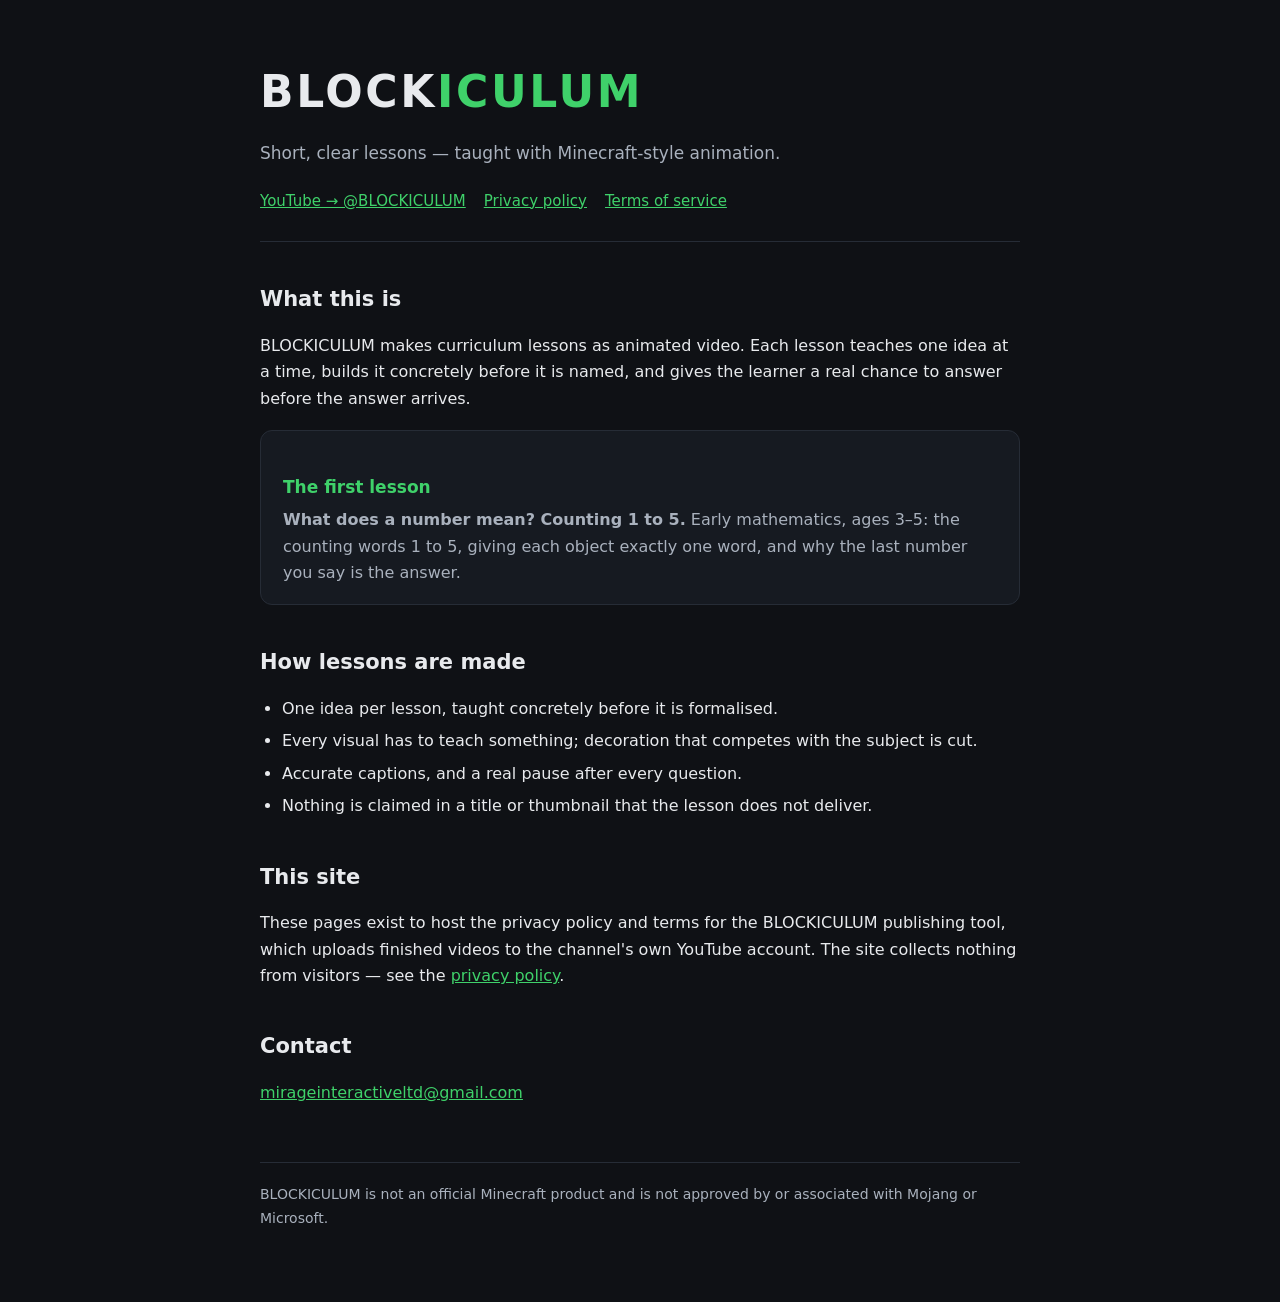
<file: index.html>
<!doctype html>
<html lang="en">
<head>
<meta charset="utf-8">
<meta name="viewport" content="width=device-width, initial-scale=1">
<title>BLOCKICULUM</title>
<meta name="description" content="BLOCKICULUM - short, clear lessons taught with Minecraft-style animation.">
<link rel="stylesheet" href="style.css">
</head>
<body>
<main>
  <header>
    <h1 class="brand">BLOCK<span>ICULUM</span></h1>
    <p class="tagline">Short, clear lessons &mdash; taught with Minecraft-style animation.</p>
    <nav>
      <a href="https://www.youtube.com/@BLOCKICULUM">YouTube &rarr; @BLOCKICULUM</a>
      <a href="privacy.html">Privacy policy</a>
      <a href="terms.html">Terms of service</a>
    </nav>
  </header>

  <h2>What this is</h2>
  <p>
    BLOCKICULUM makes curriculum lessons as animated video. Each lesson teaches one idea at a
    time, builds it concretely before it is named, and gives the learner a real chance to answer
    before the answer arrives.
  </p>

  <div class="card">
    <h3>The first lesson</h3>
    <p class="dim" style="margin:0">
      <strong>What does a number mean? Counting 1 to 5.</strong> Early mathematics, ages 3&ndash;5:
      the counting words 1 to 5, giving each object exactly one word, and why the last number you
      say is the answer.
    </p>
  </div>

  <h2>How lessons are made</h2>
  <ul>
    <li>One idea per lesson, taught concretely before it is formalised.</li>
    <li>Every visual has to teach something; decoration that competes with the subject is cut.</li>
    <li>Accurate captions, and a real pause after every question.</li>
    <li>Nothing is claimed in a title or thumbnail that the lesson does not deliver.</li>
  </ul>

  <h2>This site</h2>
  <p>
    These pages exist to host the privacy policy and terms for the BLOCKICULUM publishing tool,
    which uploads finished videos to the channel's own YouTube account. The site collects nothing
    from visitors &mdash; see the <a href="privacy.html">privacy policy</a>.
  </p>

  <h2>Contact</h2>
  <p><a href="mailto:mirageinteractiveltd@gmail.com">mirageinteractiveltd@gmail.com</a></p>

  <footer>
    BLOCKICULUM is not an official Minecraft product and is not approved by or associated with
    Mojang or Microsoft.
  </footer>
</main>
</body>
</html>
</file>
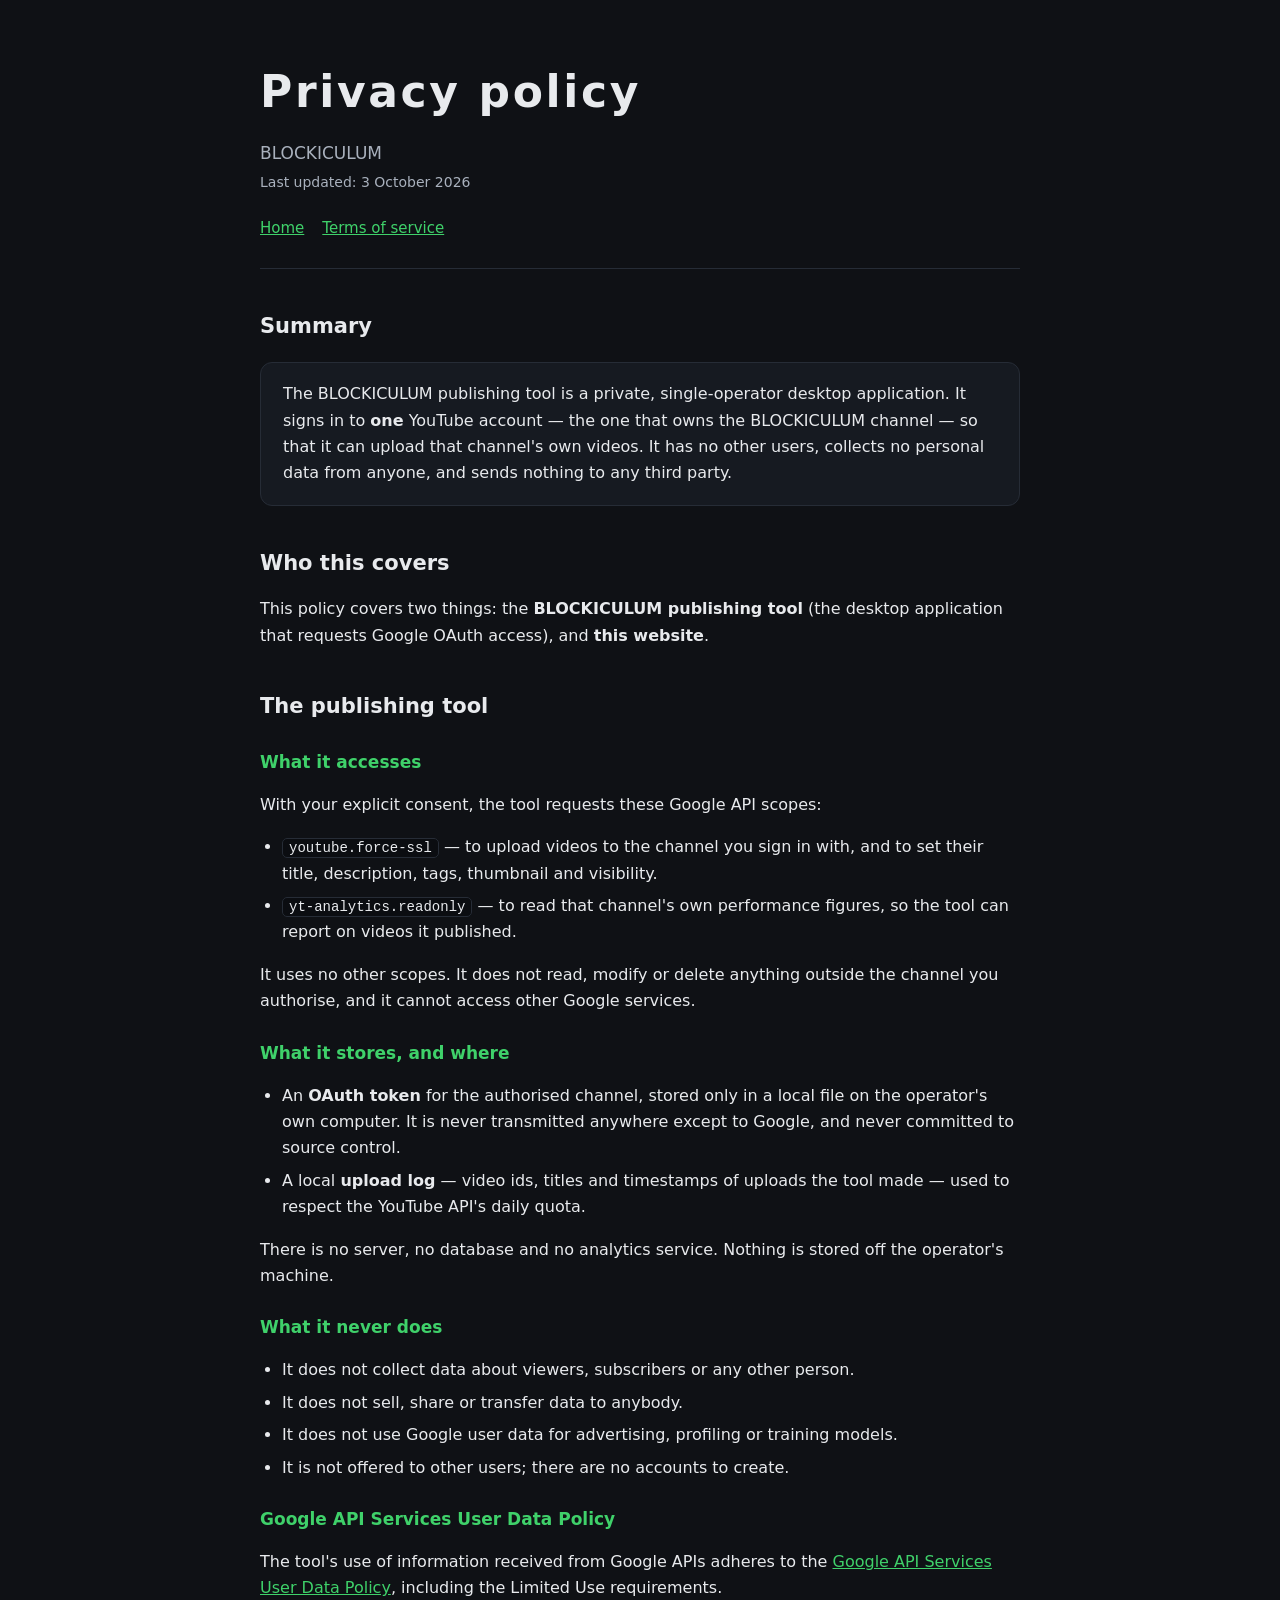
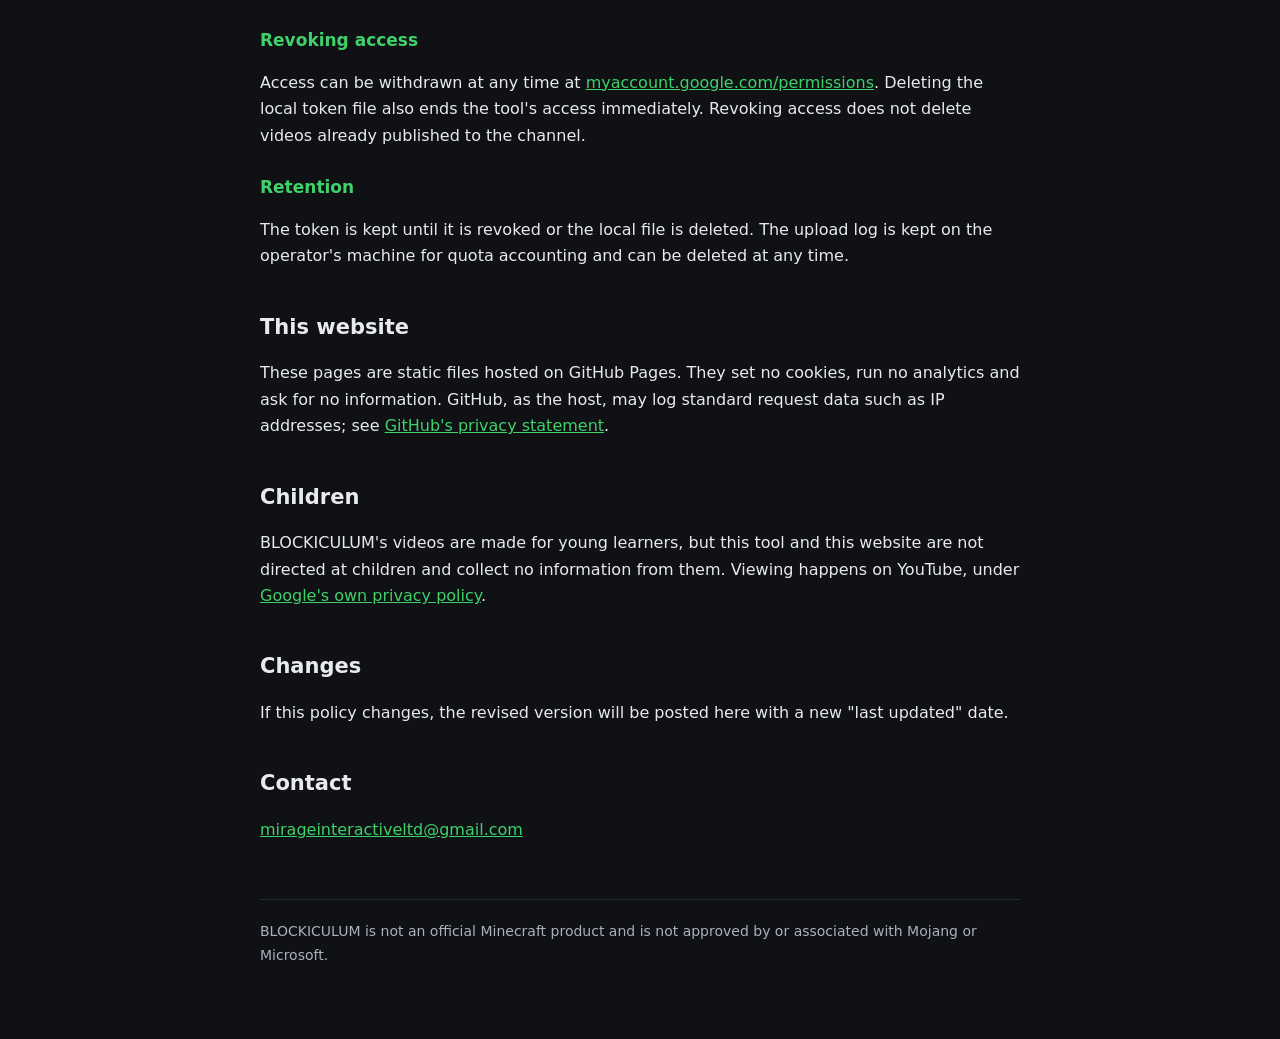
<file: privacy.html>
<!doctype html>
<html lang="en">
<head>
<meta charset="utf-8">
<meta name="viewport" content="width=device-width, initial-scale=1">
<title>Privacy policy &mdash; BLOCKICULUM</title>
<meta name="description" content="Privacy policy for the BLOCKICULUM publishing tool and website.">
<link rel="stylesheet" href="style.css">
</head>
<body>
<main>
  <header>
    <h1 class="brand">Privacy policy</h1>
    <p class="tagline">BLOCKICULUM</p>
    <p class="updated">Last updated: 3 October 2026</p>
    <nav>
      <a href="index.html">Home</a>
      <a href="terms.html">Terms of service</a>
    </nav>
  </header>

  <h2>Summary</h2>
  <div class="card">
    <p style="margin:0">
      The BLOCKICULUM publishing tool is a private, single-operator desktop application. It signs
      in to <strong>one</strong> YouTube account &mdash; the one that owns the BLOCKICULUM channel
      &mdash; so that it can upload that channel's own videos. It has no other users, collects no
      personal data from anyone, and sends nothing to any third party.
    </p>
  </div>

  <h2>Who this covers</h2>
  <p>
    This policy covers two things: the <strong>BLOCKICULUM publishing tool</strong> (the desktop
    application that requests Google OAuth access), and <strong>this website</strong>.
  </p>

  <h2>The publishing tool</h2>

  <h3>What it accesses</h3>
  <p>With your explicit consent, the tool requests these Google API scopes:</p>
  <ul>
    <li>
      <code>youtube.force-ssl</code> &mdash; to upload videos to the channel you sign in with,
      and to set their title, description, tags, thumbnail and visibility.
    </li>
    <li>
      <code>yt-analytics.readonly</code> &mdash; to read that channel's own performance figures,
      so the tool can report on videos it published.
    </li>
  </ul>
  <p>
    It uses no other scopes. It does not read, modify or delete anything outside the channel you
    authorise, and it cannot access other Google services.
  </p>

  <h3>What it stores, and where</h3>
  <ul>
    <li>
      An <strong>OAuth token</strong> for the authorised channel, stored only in a local file on
      the operator's own computer. It is never transmitted anywhere except to Google, and never
      committed to source control.
    </li>
    <li>
      A local <strong>upload log</strong> &mdash; video ids, titles and timestamps of uploads the
      tool made &mdash; used to respect the YouTube API's daily quota.
    </li>
  </ul>
  <p>
    There is no server, no database and no analytics service. Nothing is stored off the operator's
    machine.
  </p>

  <h3>What it never does</h3>
  <ul>
    <li>It does not collect data about viewers, subscribers or any other person.</li>
    <li>It does not sell, share or transfer data to anybody.</li>
    <li>It does not use Google user data for advertising, profiling or training models.</li>
    <li>It is not offered to other users; there are no accounts to create.</li>
  </ul>

  <h3>Google API Services User Data Policy</h3>
  <p>
    The tool's use of information received from Google APIs adheres to the
    <a href="https://developers.google.com/terms/api-services-user-data-policy">Google API Services
    User Data Policy</a>, including the Limited Use requirements.
  </p>

  <h3>Revoking access</h3>
  <p>
    Access can be withdrawn at any time at
    <a href="https://myaccount.google.com/permissions">myaccount.google.com/permissions</a>.
    Deleting the local token file also ends the tool's access immediately. Revoking access does
    not delete videos already published to the channel.
  </p>

  <h3>Retention</h3>
  <p>
    The token is kept until it is revoked or the local file is deleted. The upload log is kept on
    the operator's machine for quota accounting and can be deleted at any time.
  </p>

  <h2>This website</h2>
  <p>
    These pages are static files hosted on GitHub Pages. They set no cookies, run no analytics and
    ask for no information. GitHub, as the host, may log standard request data such as IP
    addresses; see
    <a href="https://docs.github.com/site-policy/privacy-policies/github-privacy-statement">GitHub's
    privacy statement</a>.
  </p>

  <h2>Children</h2>
  <p>
    BLOCKICULUM's videos are made for young learners, but this tool and this website are not
    directed at children and collect no information from them. Viewing happens on YouTube, under
    <a href="https://policies.google.com/privacy">Google's own privacy policy</a>.
  </p>

  <h2>Changes</h2>
  <p>
    If this policy changes, the revised version will be posted here with a new "last updated"
    date.
  </p>

  <h2>Contact</h2>
  <p><a href="mailto:mirageinteractiveltd@gmail.com">mirageinteractiveltd@gmail.com</a></p>

  <footer>
    BLOCKICULUM is not an official Minecraft product and is not approved by or associated with
    Mojang or Microsoft.
  </footer>
</main>
</body>
</html>
</file>
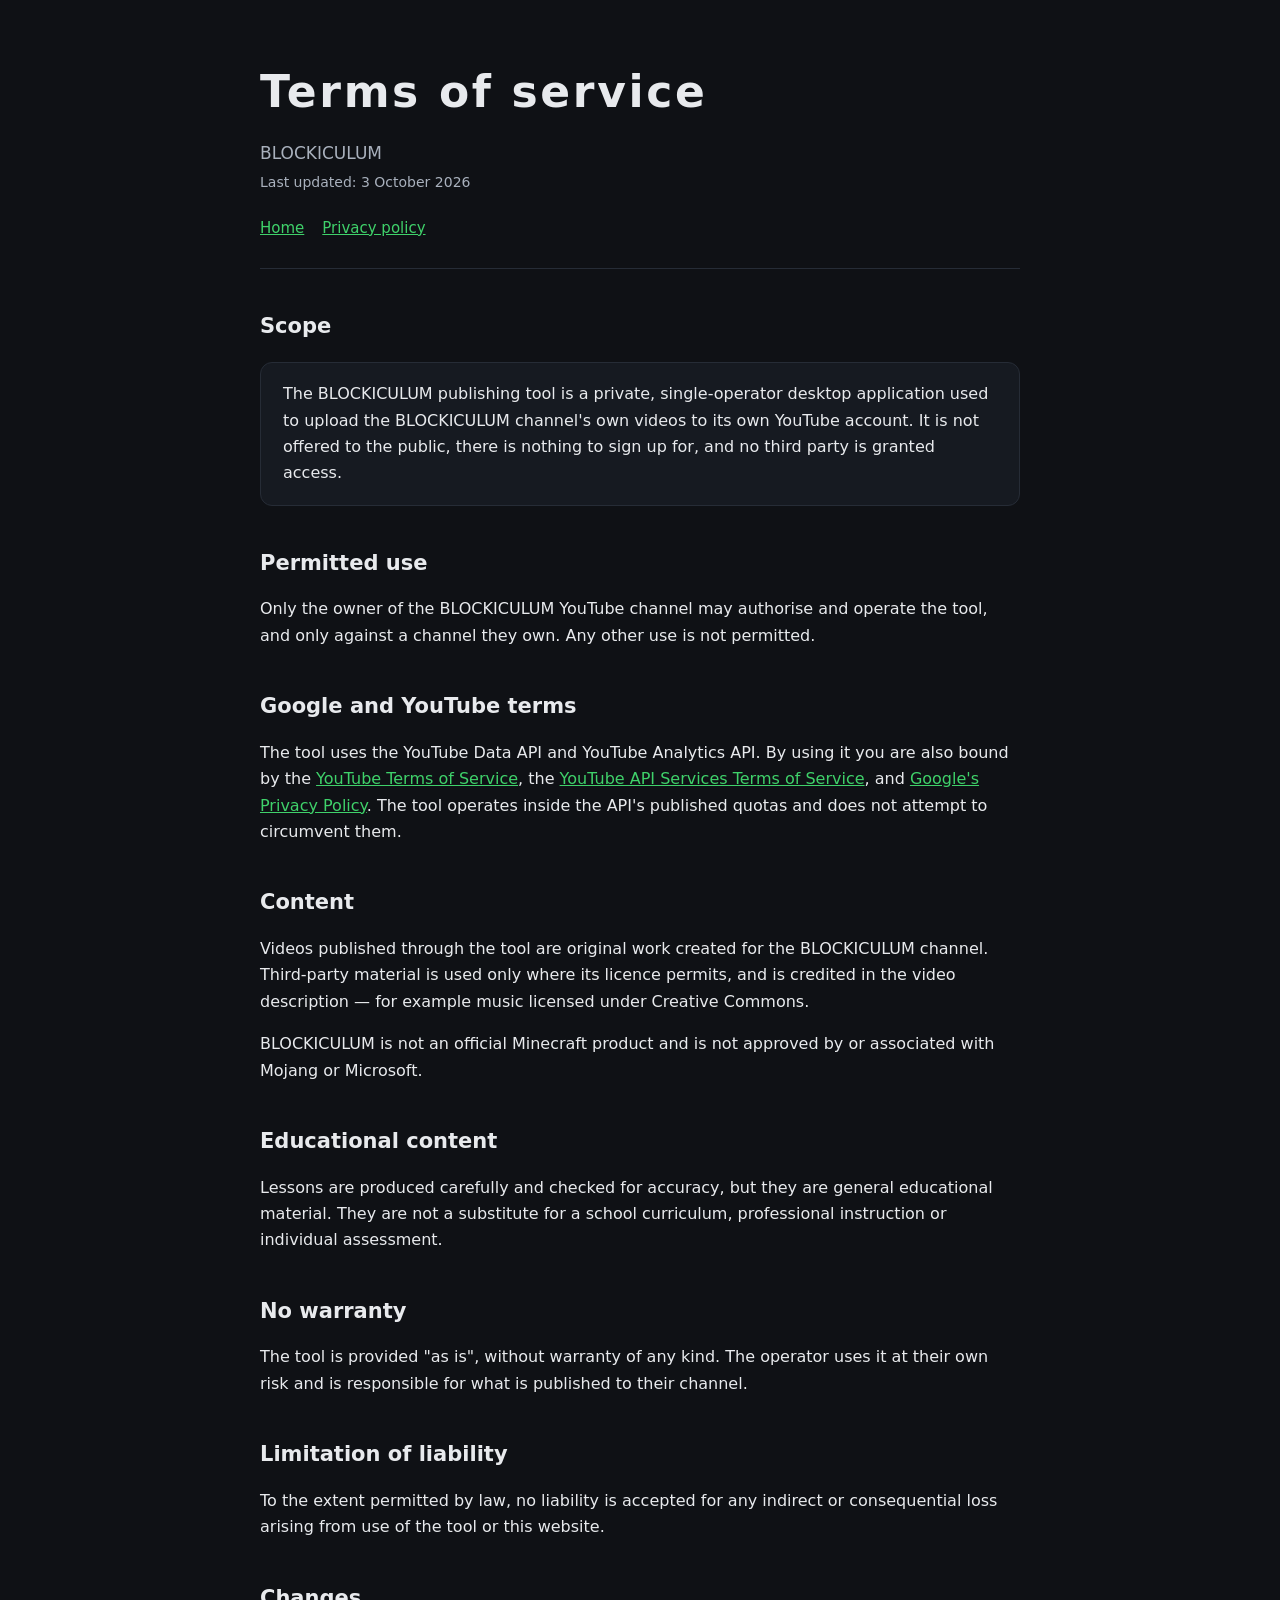
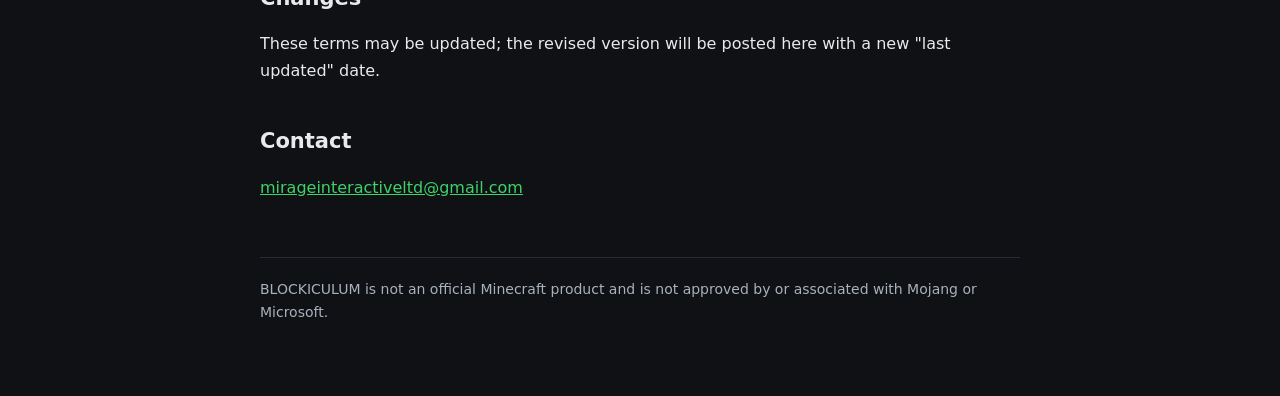
<file: terms.html>
<!doctype html>
<html lang="en">
<head>
<meta charset="utf-8">
<meta name="viewport" content="width=device-width, initial-scale=1">
<title>Terms of service &mdash; BLOCKICULUM</title>
<meta name="description" content="Terms of service for the BLOCKICULUM publishing tool and website.">
<link rel="stylesheet" href="style.css">
</head>
<body>
<main>
  <header>
    <h1 class="brand">Terms of service</h1>
    <p class="tagline">BLOCKICULUM</p>
    <p class="updated">Last updated: 3 October 2026</p>
    <nav>
      <a href="index.html">Home</a>
      <a href="privacy.html">Privacy policy</a>
    </nav>
  </header>

  <h2>Scope</h2>
  <div class="card">
    <p style="margin:0">
      The BLOCKICULUM publishing tool is a private, single-operator desktop application used to
      upload the BLOCKICULUM channel's own videos to its own YouTube account. It is not offered
      to the public, there is nothing to sign up for, and no third party is granted access.
    </p>
  </div>

  <h2>Permitted use</h2>
  <p>
    Only the owner of the BLOCKICULUM YouTube channel may authorise and operate the tool, and
    only against a channel they own. Any other use is not permitted.
  </p>

  <h2>Google and YouTube terms</h2>
  <p>
    The tool uses the YouTube Data API and YouTube Analytics API. By using it you are also bound
    by the
    <a href="https://www.youtube.com/t/terms">YouTube Terms of Service</a>,
    the <a href="https://developers.google.com/youtube/terms/api-services-terms-of-service">YouTube
    API Services Terms of Service</a>, and
    <a href="https://policies.google.com/privacy">Google's Privacy Policy</a>.
    The tool operates inside the API's published quotas and does not attempt to circumvent them.
  </p>

  <h2>Content</h2>
  <p>
    Videos published through the tool are original work created for the BLOCKICULUM channel.
    Third-party material is used only where its licence permits, and is credited in the video
    description &mdash; for example music licensed under Creative Commons.
  </p>
  <p>
    BLOCKICULUM is not an official Minecraft product and is not approved by or associated with
    Mojang or Microsoft.
  </p>

  <h2>Educational content</h2>
  <p>
    Lessons are produced carefully and checked for accuracy, but they are general educational
    material. They are not a substitute for a school curriculum, professional instruction or
    individual assessment.
  </p>

  <h2>No warranty</h2>
  <p>
    The tool is provided "as is", without warranty of any kind. The operator uses it at their own
    risk and is responsible for what is published to their channel.
  </p>

  <h2>Limitation of liability</h2>
  <p>
    To the extent permitted by law, no liability is accepted for any indirect or consequential
    loss arising from use of the tool or this website.
  </p>

  <h2>Changes</h2>
  <p>
    These terms may be updated; the revised version will be posted here with a new "last updated"
    date.
  </p>

  <h2>Contact</h2>
  <p><a href="mailto:mirageinteractiveltd@gmail.com">mirageinteractiveltd@gmail.com</a></p>

  <footer>
    BLOCKICULUM is not an official Minecraft product and is not approved by or associated with
    Mojang or Microsoft.
  </footer>
</main>
</body>
</html>
</file>
<file: style.css>
:root {
  --bg: #0f1115;
  --panel: #161a21;
  --ink: #e8eaed;
  --dim: #a9b1bd;
  --accent: #3fd16a;
  --line: #262c36;
}

* { box-sizing: border-box; }

body {
  margin: 0;
  padding: 0 20px 72px;
  background: var(--bg);
  color: var(--ink);
  font: 16px/1.65 "Segoe UI", system-ui, -apple-system, sans-serif;
}

main { max-width: 760px; margin: 0 auto; }

header {
  padding: 56px 0 28px;
  border-bottom: 1px solid var(--line);
  margin-bottom: 32px;
}

.brand {
  font-size: clamp(30px, 6vw, 44px);
  font-weight: 800;
  letter-spacing: 0.06em;
  margin: 0;
}

.brand span { color: var(--accent); }

.tagline { color: var(--dim); margin: 10px 0 0; font-size: 17px; }

h2 {
  font-size: 21px;
  margin: 36px 0 10px;
  padding-top: 4px;
}

h3 { font-size: 17px; margin: 24px 0 6px; color: var(--accent); }

p, li { color: var(--ink); }

.dim { color: var(--dim); }

ul { padding-left: 22px; }
li { margin: 6px 0; }

a { color: var(--accent); }

nav {
  display: flex;
  flex-wrap: wrap;
  gap: 18px;
  margin-top: 22px;
  font-size: 15px;
}

.card {
  background: var(--panel);
  border: 1px solid var(--line);
  border-radius: 12px;
  padding: 18px 22px;
  margin: 18px 0;
}

.updated {
  color: var(--dim);
  font-size: 14px;
  margin-top: 4px;
}

footer {
  margin-top: 56px;
  padding-top: 20px;
  border-top: 1px solid var(--line);
  color: var(--dim);
  font-size: 14px;
}

code {
  background: #0b0d11;
  border: 1px solid var(--line);
  border-radius: 5px;
  padding: 1px 6px;
  font-size: 14px;
}
</file>
